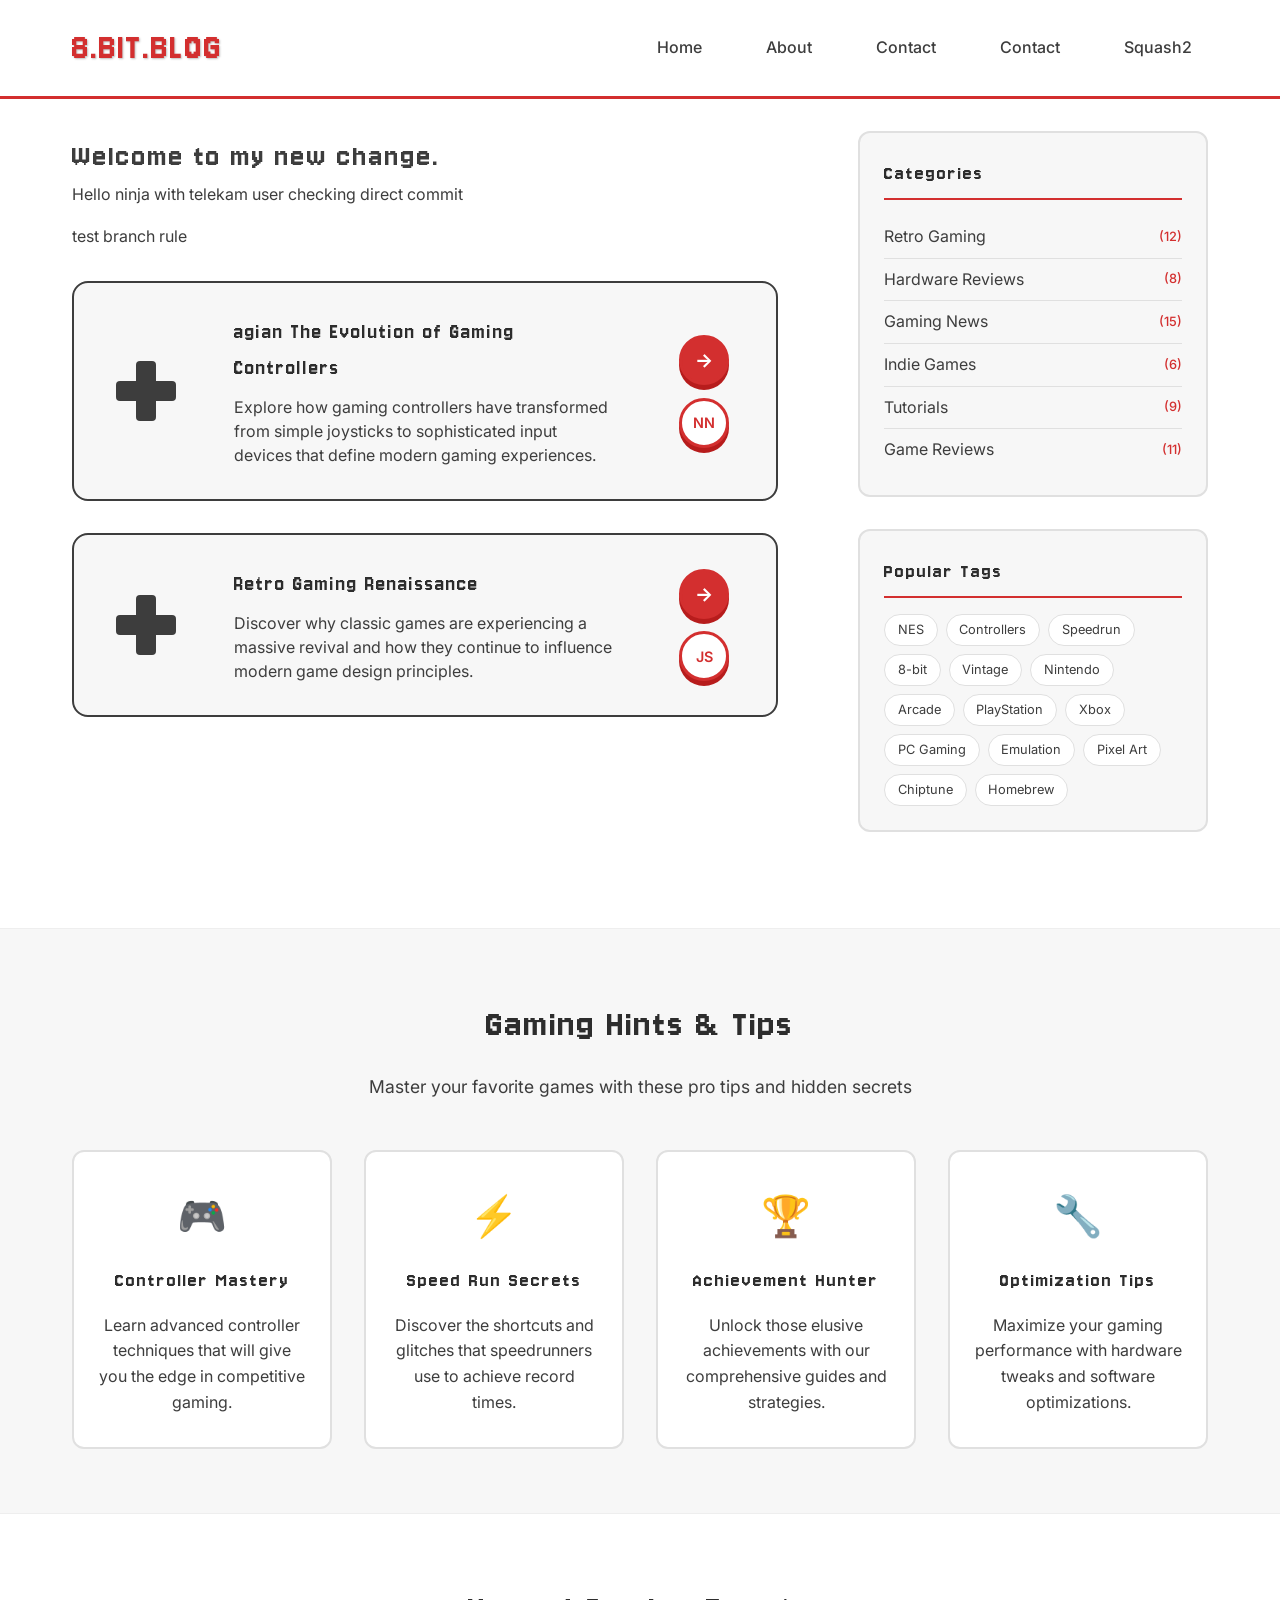
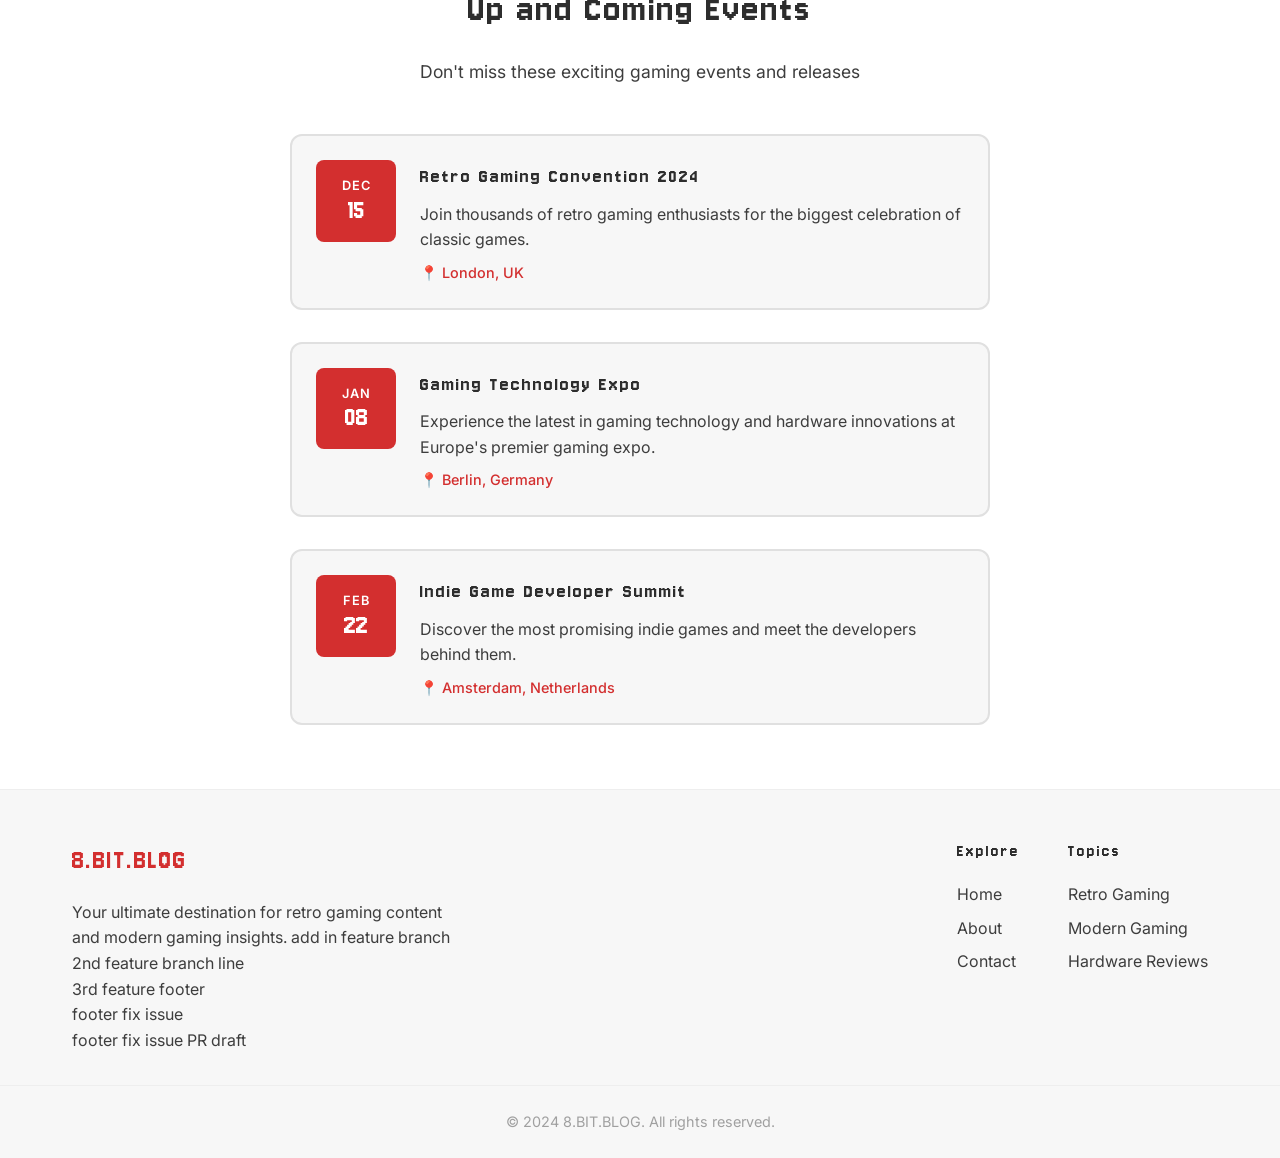
<file: index.html>
<html lang="en">

<head>
  <meta charset="UTF-8" />
  <meta name="viewport" content="width=device-width, initial-scale=1.0" />
  <title>8.BIT.BLOG - Nostalgic Gaming Experience! feature news letter- commit merge</title>
  <link rel="stylesheet" href="assets/styles.css" />
</head>

<body>
  <nav class="navbar">
    <div class="nav-container">
      <a href="index.html" class="nav-logo">8.BIT.BLOG</a>
      <ul class="nav-links">
        <li><a href="index.html">Home</a></li>
        <li><a href="about.html">About</a></li>
        <li><a href="contact.html">Contact</a></li>
        <li><a href="squash.html">Contact</a></li>
        <li><a href="squash2.html">Squash2</a></li>
      </ul>
    </div>
  </nav>

  <div class="content">
    <div class="main-layout">
      <!-- Left Column - Blog Content -->
      <div class="blog-section">
        <h1>Welcome to my new change.</h1>
        <p>
          Hello ninja with telekam user checking direct commit
        </p>
        <p>test branch rule</p>

        <!-- NES Gamepad Card Template -->
        <div class="gamepad-card">
          <div class="card-left">
            <div class="dpad">
              <div class="dpad-vertical"></div>
              <div class="dpad-horizontal"></div>
            </div>
          </div>

          <div class="card-content">
            <h3>agian The Evolution of Gaming Controllers</h3>
            <p>
              Explore how gaming controllers have transformed from simple
              joysticks to sophisticated input devices that define modern
              gaming experiences.
            </p>
          </div>

          <div class="card-right">
            <div class="action-buttons">
              <button class="action-btn read-more" title="Read More">
                <span class="arrow">→</span>
              </button>
              <button class="action-btn author-btn" title="Author">
                <span class="initials">NN</span>
              </button>
            </div>
          </div>
        </div>

        <!-- Second Card -->
        <div class="gamepad-card">
          <div class="card-left">
            <div class="dpad">
              <div class="dpad-vertical"></div>
              <div class="dpad-horizontal"></div>
            </div>
          </div>

          <div class="card-content">
            <h3>Retro Gaming Renaissance</h3>
            <p>
              Discover why classic games are experiencing a massive revival
              and how they continue to influence modern game design
              principles.
            </p>
          </div>

          <div class="card-right">
            <div class="action-buttons">
              <button class="action-btn read-more" title="Read More">
                <span class="arrow">→</span>
              </button>
              <button class="action-btn author-btn" title="Author">
                <span class="initials">JS</span>
              </button>
            </div>
          </div>
        </div>
      </div>
      <!-- End of Left Column -->

      <!-- Right Column - Tags and Categories -->
      <div class="sidebar-section">
        <!-- Categories -->
        <div class="sidebar-widget">
          <h3>Categories</h3>
          <ul class="category-list">
            <li>
              <a href="#" class="category-item">Retro Gaming <span class="count">(12)</span></a>
            </li>
            <li>
              <a href="#" class="category-item">Hardware Reviews <span class="count">(8)</span></a>
            </li>
            <li>
              <a href="#" class="category-item">Gaming News <span class="count">(15)</span></a>
            </li>
            <li>
              <a href="#" class="category-item">Indie Games <span class="count">(6)</span></a>
            </li>
            <li>
              <a href="#" class="category-item">Tutorials <span class="count">(9)</span></a>
            </li>
            <li>
              <a href="#" class="category-item">Game Reviews <span class="count">(11)</span></a>
            </li>
          </ul>
        </div>

        <!-- Tags -->
        <div class="sidebar-widget">
          <h3>Popular Tags</h3>
          <div class="tag-cloud">
            <a href="#" class="tag">NES</a>
            <a href="#" class="tag">Controllers</a>
            <a href="#" class="tag">Speedrun</a>
            <a href="#" class="tag">8-bit</a>
            <a href="#" class="tag">Vintage</a>
            <a href="#" class="tag">Nintendo</a>
            <a href="#" class="tag">Arcade</a>
            <a href="#" class="tag">PlayStation</a>
            <a href="#" class="tag">Xbox</a>
            <a href="#" class="tag">PC Gaming</a>
            <a href="#" class="tag">Emulation</a>
            <a href="#" class="tag">Pixel Art</a>
            <a href="#" class="tag">Chiptune</a>
            <a href="#" class="tag">Homebrew</a>
          </div>
        </div>
      </div>
    </div>
  </div>

  <!-- Gaming Hints Section - Full Width -->
  <div class="hints-section">
    <div class="hints-container">
      <h2>Gaming Hints & Tips</h2>
      <p class="hints-subtitle">
        Master your favorite games with these pro tips and hidden secrets
      </p>

      <div class="hints-grid">
        <div class="hint-card">
          <div class="hint-icon">🎮</div>
          <h3>Controller Mastery</h3>
          <p>
            Learn advanced controller techniques that will give you the edge
            in competitive gaming.
          </p>
        </div>

        <div class="hint-card">
          <div class="hint-icon">⚡</div>
          <h3>Speed Run Secrets</h3>
          <p>
            Discover the shortcuts and glitches that speedrunners use to
            achieve record times.
          </p>
        </div>

        <div class="hint-card">
          <div class="hint-icon">🏆</div>
          <h3>Achievement Hunter</h3>
          <p>
            Unlock those elusive achievements with our comprehensive guides
            and strategies.
          </p>
        </div>

        <div class="hint-card">
          <div class="hint-icon">🔧</div>
          <h3>Optimization Tips</h3>
          <p>
            Maximize your gaming performance with hardware tweaks and software
            optimizations.
          </p>
        </div>
      </div>
    </div>
  </div>

  <!-- Up and Coming Events Section -->
  <div class="events-section">
    <div class="events-container">
      <h2>Up and Coming Events</h2>
      <p class="events-subtitle">
        Don't miss these exciting gaming events and releases
      </p>

      <div class="events-timeline">
        <div class="event-item">
          <div class="event-date">
            <span class="month">DEC</span>
            <span class="day">15</span>
          </div>
          <div class="event-content">
            <h3>Retro Gaming Convention 2024</h3>
            <p>
              Join thousands of retro gaming enthusiasts for the biggest
              celebration of classic games.
            </p>
            <span class="event-location">📍 London, UK</span>
          </div>
        </div>

        <div class="event-item">
          <div class="event-date">
            <span class="month">JAN</span>
            <span class="day">08</span>
          </div>
          <div class="event-content">
            <h3>Gaming Technology Expo</h3>
            <p>
              Experience the latest in gaming technology and hardware
              innovations at Europe's premier gaming expo.
            </p>
            <span class="event-location">📍 Berlin, Germany</span>
          </div>
        </div>

        <div class="event-item">
          <div class="event-date">
            <span class="month">FEB</span>
            <span class="day">22</span>
          </div>
          <div class="event-content">
            <h3>Indie Game Developer Summit</h3>
            <p>
              Discover the most promising indie games and meet the developers
              behind them.
            </p>
            <span class="event-location">📍 Amsterdam, Netherlands</span>
          </div>
        </div>
      </div>
    </div>
  </div>

  <footer class="footer">
    <div class="footer-container">
      <div class="footer-brand">
        <h3>8.BIT.BLOG</h3>
        <p>
          Your ultimate destination for retro gaming content and modern gaming
          insights. add in feature branch
        </p>
        <p>2nd feature branch line</p>
        <p>3rd feature footer</p>
        <p>footer fix issue</p>
        <p>footer fix issue PR draft</p>
      </div>

      <div class="footer-links">
        <div class="footer-section">
          <h4>Explore</h4>
          <ul>
            <li><a href="index.html">Home</a></li>
            <li><a href="about.html">About</a></li>
            <li><a href="contact.html">Contact</a></li>
          </ul>
        </div>

        <div class="footer-section">
          <h4>Topics</h4>
          <ul>
            <li><a href="#">Retro Gaming</a></li>
            <li><a href="#">Modern Gaming</a></li>
            <li><a href="#">Hardware Reviews</a></li>
          </ul>
        </div>
      </div>
    </div>

    <div class="footer-bottom">
      <p>&copy; 2024 8.BIT.BLOG. All rights reserved.</p>
    </div>
  </footer>
</body>

</html>
</file>
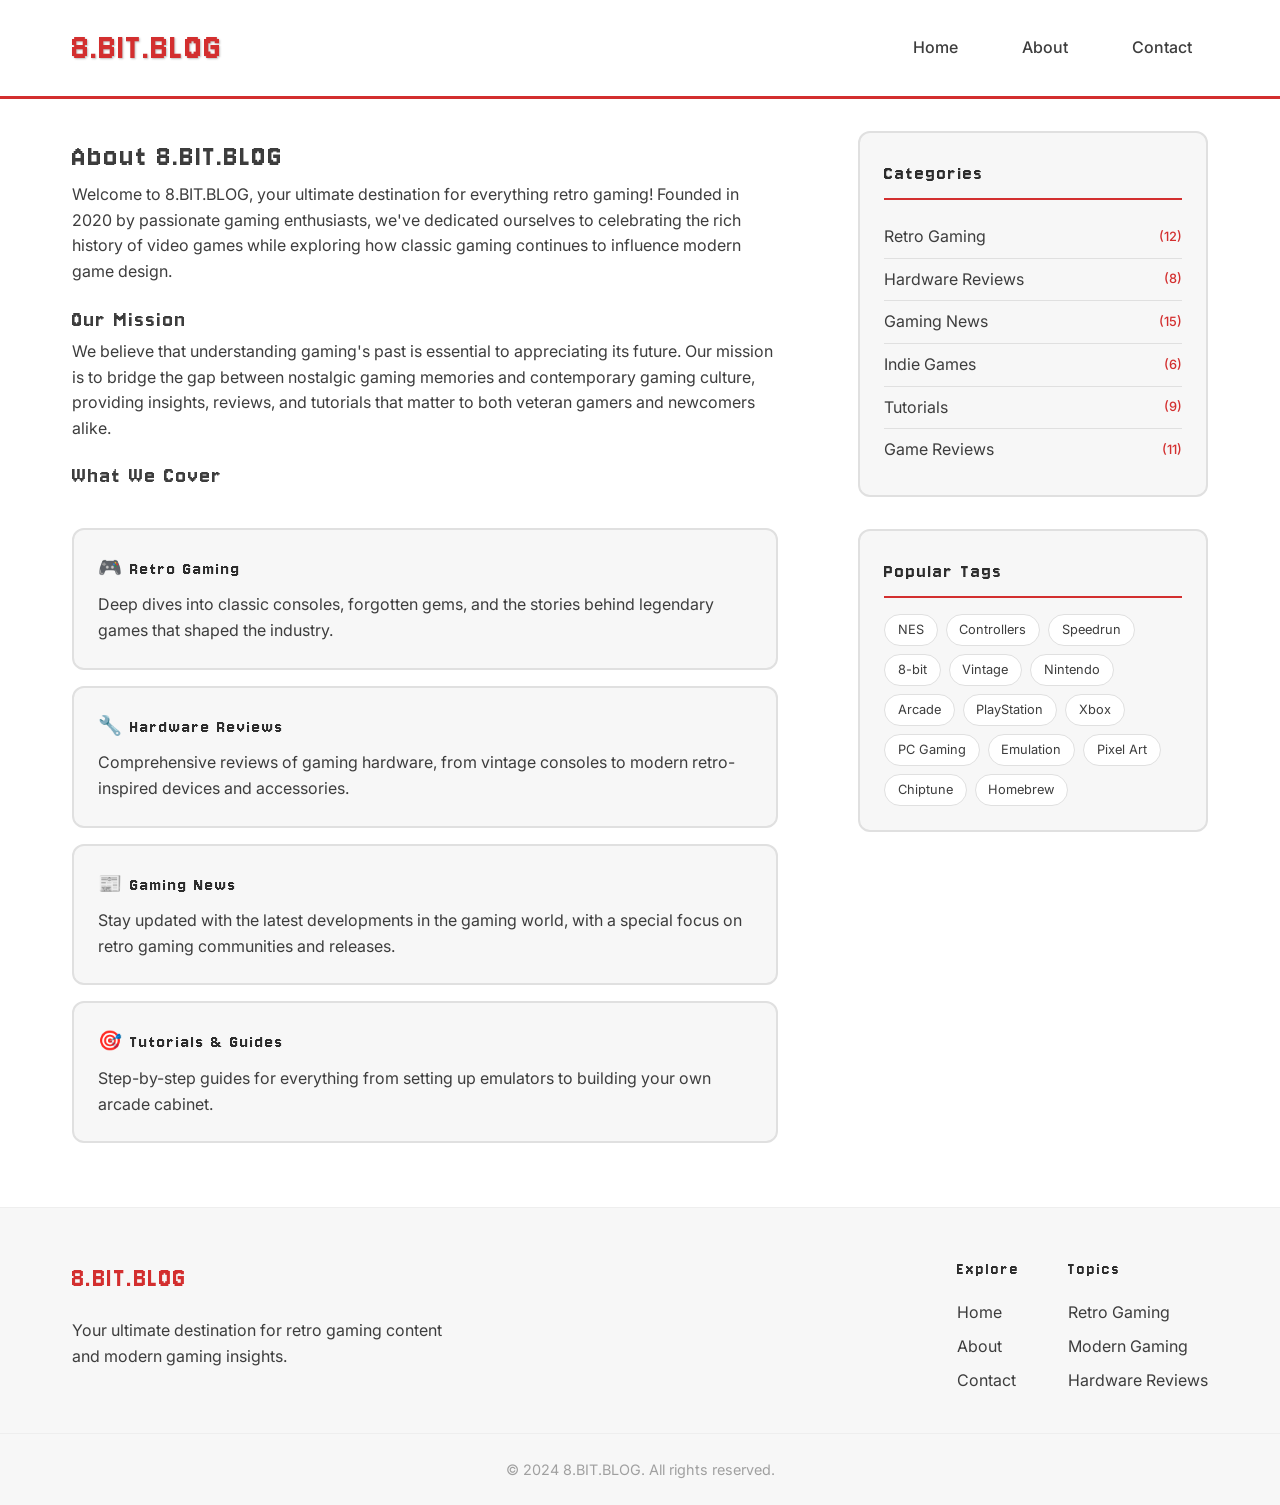
<file: about.html>
<html lang="en">
  <head>
    <meta charset="UTF-8" />
    <meta name="viewport" content="width=device-width, initial-scale=1.0" />
    <title>About - 8.BIT.BLOG</title>
    <link rel="stylesheet" href="assets/styles.css" />
  </head>
  <body>
    <nav class="navbar">
      <div class="nav-container">
        <a href="index.html" class="nav-logo">8.BIT.BLOG</a>
        <ul class="nav-links">
          <li><a href="index.html">Home</a></li>
          <li><a href="about.html">About</a></li>
          <li><a href="contact.html">Contact</a></li>
        </ul>
      </div>
    </nav>

    <div class="content">
      <div class="main-layout">
        <!-- Left Column - About Content -->
        <div class="blog-section">
          <h1>About 8.BIT.BLOG</h1>
          <p>
            Welcome to 8.BIT.BLOG, your ultimate destination for everything
            retro gaming! Founded in 2020 by passionate gaming enthusiasts,
            we've dedicated ourselves to celebrating the rich history of video
            games while exploring how classic gaming continues to influence
            modern game design.
          </p>

          <h2>Our Mission</h2>
          <p>
            We believe that understanding gaming's past is essential to
            appreciating its future. Our mission is to bridge the gap between
            nostalgic gaming memories and contemporary gaming culture, providing
            insights, reviews, and tutorials that matter to both veteran gamers
            and newcomers alike.
          </p>

          <h2>What We Cover</h2>
          <div class="about-topics">
            <div class="topic-item">
              <h3>🎮 Retro Gaming</h3>
              <p>
                Deep dives into classic consoles, forgotten gems, and the
                stories behind legendary games that shaped the industry.
              </p>
            </div>

            <div class="topic-item">
              <h3>🔧 Hardware Reviews</h3>
              <p>
                Comprehensive reviews of gaming hardware, from vintage consoles
                to modern retro-inspired devices and accessories.
              </p>
            </div>

            <div class="topic-item">
              <h3>📰 Gaming News</h3>
              <p>
                Stay updated with the latest developments in the gaming world,
                with a special focus on retro gaming communities and releases.
              </p>
            </div>

            <div class="topic-item">
              <h3>🎯 Tutorials & Guides</h3>
              <p>
                Step-by-step guides for everything from setting up emulators to
                building your own arcade cabinet.
              </p>
            </div>
          </div>
        </div>

        <!-- Right Column - Sidebar -->
        <div class="sidebar-section">
          <!-- Categories -->
          <div class="sidebar-widget">
            <h3>Categories</h3>
            <ul class="category-list">
              <li>
                <a href="#" class="category-item"
                  >Retro Gaming <span class="count">(12)</span></a
                >
              </li>
              <li>
                <a href="#" class="category-item"
                  >Hardware Reviews <span class="count">(8)</span></a
                >
              </li>
              <li>
                <a href="#" class="category-item"
                  >Gaming News <span class="count">(15)</span></a
                >
              </li>
              <li>
                <a href="#" class="category-item"
                  >Indie Games <span class="count">(6)</span></a
                >
              </li>
              <li>
                <a href="#" class="category-item"
                  >Tutorials <span class="count">(9)</span></a
                >
              </li>
              <li>
                <a href="#" class="category-item"
                  >Game Reviews <span class="count">(11)</span></a
                >
              </li>
            </ul>
          </div>

          <!-- Tags -->
          <div class="sidebar-widget">
            <h3>Popular Tags</h3>
            <div class="tag-cloud">
              <a href="#" class="tag">NES</a>
              <a href="#" class="tag">Controllers</a>
              <a href="#" class="tag">Speedrun</a>
              <a href="#" class="tag">8-bit</a>
              <a href="#" class="tag">Vintage</a>
              <a href="#" class="tag">Nintendo</a>
              <a href="#" class="tag">Arcade</a>
              <a href="#" class="tag">PlayStation</a>
              <a href="#" class="tag">Xbox</a>
              <a href="#" class="tag">PC Gaming</a>
              <a href="#" class="tag">Emulation</a>
              <a href="#" class="tag">Pixel Art</a>
              <a href="#" class="tag">Chiptune</a>
              <a href="#" class="tag">Homebrew</a>
            </div>
          </div>
        </div>
      </div>
    </div>

    <footer class="footer">
      <div class="footer-container">
        <div class="footer-brand">
          <h3>8.BIT.BLOG</h3>
          <p>
            Your ultimate destination for retro gaming content and modern gaming
            insights.
          </p>
        </div>

        <div class="footer-links">
          <div class="footer-section">
            <h4>Explore</h4>
            <ul>
              <li><a href="index.html">Home</a></li>
              <li><a href="about.html">About</a></li>
              <li><a href="contact.html">Contact</a></li>
            </ul>
          </div>

          <div class="footer-section">
            <h4>Topics</h4>
            <ul>
              <li><a href="#">Retro Gaming</a></li>
              <li><a href="#">Modern Gaming</a></li>
              <li><a href="#">Hardware Reviews</a></li>
            </ul>
          </div>
        </div>
      </div>

      <div class="footer-bottom">
        <p>&copy; 2024 8.BIT.BLOG. All rights reserved.</p>
      </div>
    </footer>
  </body>
</html>
</file>
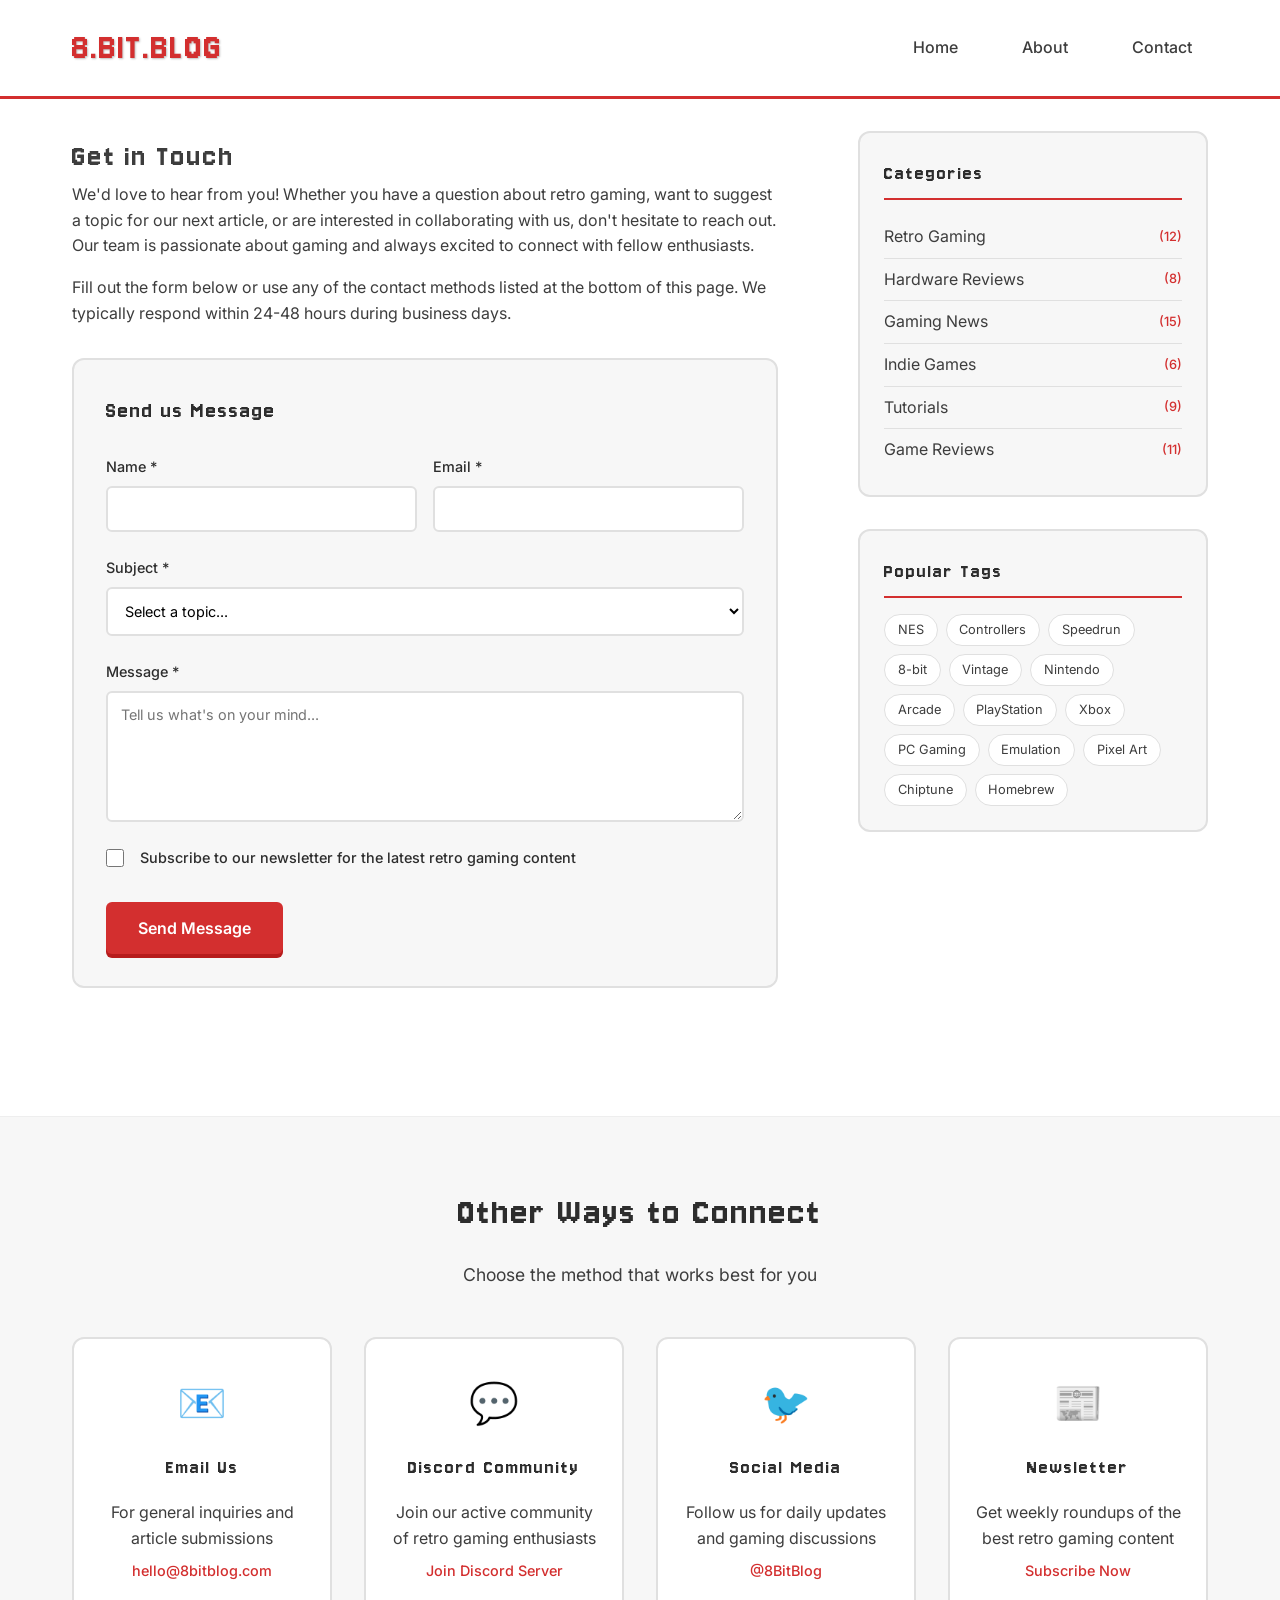
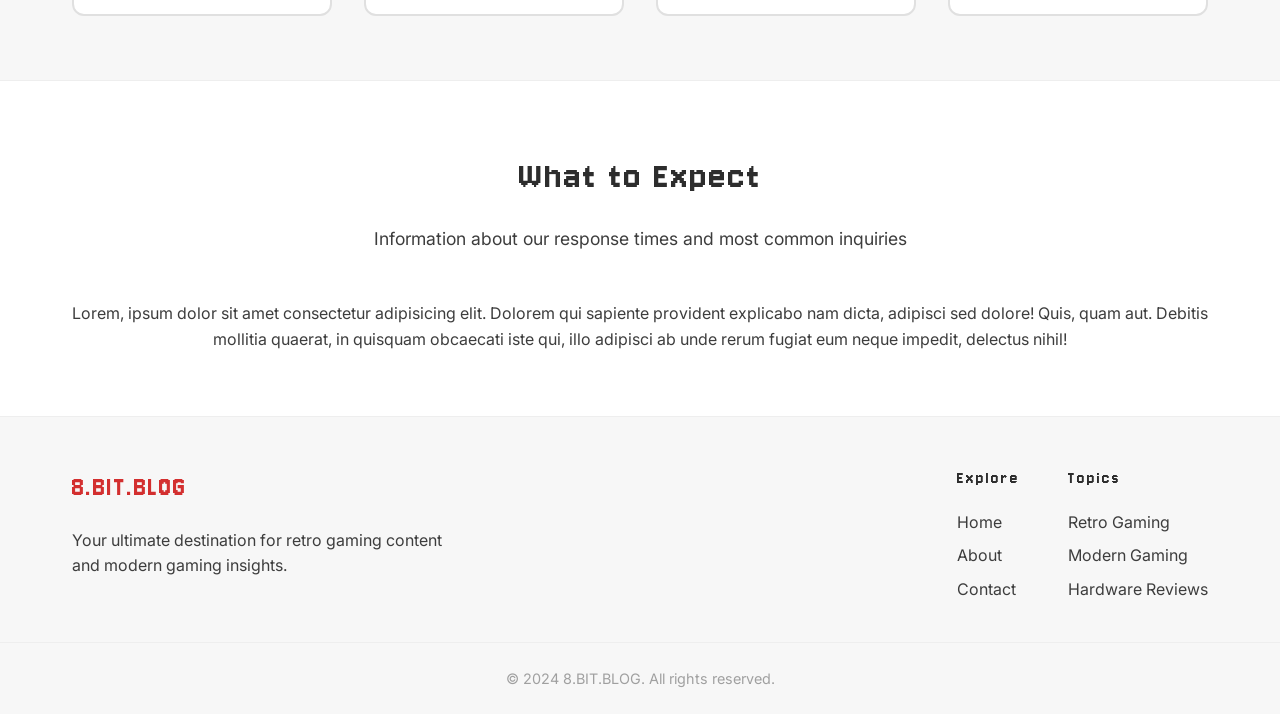
<file: contact.html>
<html lang="en">
  <head>
    <meta charset="UTF-8" />
    <meta name="viewport" content="width=device-width, initial-scale=1.0" />
    <title>Contact - 8.BIT.BLOG</title>
    <link rel="stylesheet" href="assets/styles.css" />
  </head>
  <body>
    <nav class="navbar">
      <div class="nav-container">
        <a href="index.html" class="nav-logo">8.BIT.BLOG</a>
        <ul class="nav-links">
          <li><a href="index.html">Home</a></li>
          <li><a href="about.html">About</a></li>
          <li><a href="contact.html">Contact</a></li>
        </ul>
      </div>
    </nav>

    <div class="content">
      <div class="main-layout">
        <!-- Left Column - Contact Content -->
        <div class="blog-section">
          <h1>Get in Touch</h1>
          <p>
            We'd love to hear from you! Whether you have a question about retro
            gaming, want to suggest a topic for our next article, or are
            interested in collaborating with us, don't hesitate to reach out.
            Our team is passionate about gaming and always excited to connect
            with fellow enthusiasts.
          </p>
          <p>
            Fill out the form below or use any of the contact methods listed at
            the bottom of this page. We typically respond within 24-48 hours
            during business days.
          </p>

          <!-- Contact Form Section -->
          <div class="contact-form-section">
            <h2>Send us Message</h2>
            <form class="contact-form" action="#" method="POST">
              <div class="form-row">
                <div class="form-group">
                  <label for="name">Name *</label>
                  <input type="text" id="name" name="name" required />
                </div>
                <div class="form-group">
                  <label for="email">Email *</label>
                  <input type="email" id="email" name="email" required />
                </div>
              </div>

              <div class="form-group">
                <label for="subject">Subject *</label>
                <select id="subject" name="subject" required>
                  <option value="">Select a topic...</option>
                  <option value="general">General Inquiry</option>
                  <option value="article-suggestion">Article Suggestion</option>
                  <option value="collaboration">Collaboration</option>
                  <option value="hardware-review">
                    Hardware Review Request
                  </option>
                  <option value="technical-support">Technical Support</option>
                  <option value="feedback">Website Feedback</option>
                </select>
              </div>

              <div class="form-group">
                <label for="message">Message *</label>
                <textarea
                  id="message"
                  name="message"
                  rows="6"
                  placeholder="Tell us what's on your mind..."
                  required
                ></textarea>
              </div>

              <div class="form-group checkbox-group">
                <label class="checkbox-label">
                  <input type="checkbox" id="newsletter" name="newsletter" />
                  <span class="checkmark"></span>
                  Subscribe to our newsletter for the latest retro gaming
                  content
                </label>
              </div>

              <button type="submit" class="contact-submit-btn">
                Send Message
              </button>
            </form>
          </div>
        </div>

        <!-- Right Column - Sidebar -->
        <div class="sidebar-section">
          <!-- Categories -->
          <div class="sidebar-widget">
            <h3>Categories</h3>
            <ul class="category-list">
              <li>
                <a href="#" class="category-item"
                  >Retro Gaming <span class="count">(12)</span></a
                >
              </li>
              <li>
                <a href="#" class="category-item"
                  >Hardware Reviews <span class="count">(8)</span></a
                >
              </li>
              <li>
                <a href="#" class="category-item"
                  >Gaming News <span class="count">(15)</span></a
                >
              </li>
              <li>
                <a href="#" class="category-item"
                  >Indie Games <span class="count">(6)</span></a
                >
              </li>
              <li>
                <a href="#" class="category-item"
                  >Tutorials <span class="count">(9)</span></a
                >
              </li>
              <li>
                <a href="#" class="category-item"
                  >Game Reviews <span class="count">(11)</span></a
                >
              </li>
            </ul>
          </div>

          <!-- Tags -->
          <div class="sidebar-widget">
            <h3>Popular Tags</h3>
            <div class="tag-cloud">
              <a href="#" class="tag">NES</a>
              <a href="#" class="tag">Controllers</a>
              <a href="#" class="tag">Speedrun</a>
              <a href="#" class="tag">8-bit</a>
              <a href="#" class="tag">Vintage</a>
              <a href="#" class="tag">Nintendo</a>
              <a href="#" class="tag">Arcade</a>
              <a href="#" class="tag">PlayStation</a>
              <a href="#" class="tag">Xbox</a>
              <a href="#" class="tag">PC Gaming</a>
              <a href="#" class="tag">Emulation</a>
              <a href="#" class="tag">Pixel Art</a>
              <a href="#" class="tag">Chiptune</a>
              <a href="#" class="tag">Homebrew</a>
            </div>
          </div>
        </div>
      </div>
    </div>

    <!-- Contact Details Section - Full Width -->
    <div class="hints-section">
      <div class="hints-container">
        <h2>Other Ways to Connect</h2>
        <p class="hints-subtitle">Choose the method that works best for you</p>

        <div class="hints-grid">
          <div class="hint-card">
            <div class="hint-icon">📧</div>
            <h3>Email Us</h3>
            <p>For general inquiries and article submissions</p>
            <a href="mailto:hello@8bitblog.com" class="contact-link"
              >hello@8bitblog.com</a
            >
          </div>

          <div class="hint-card">
            <div class="hint-icon">💬</div>
            <h3>Discord Community</h3>
            <p>Join our active community of retro gaming enthusiasts</p>
            <a href="#" class="contact-link">Join Discord Server</a>
          </div>

          <div class="hint-card">
            <div class="hint-icon">🐦</div>
            <h3>Social Media</h3>
            <p>Follow us for daily updates and gaming discussions</p>
            <a href="#" class="contact-link">@8BitBlog</a>
          </div>

          <div class="hint-card">
            <div class="hint-icon">📰</div>
            <h3>Newsletter</h3>
            <p>Get weekly roundups of the best retro gaming content</p>
            <a href="#" class="contact-link">Subscribe Now</a>
          </div>
        </div>
      </div>
    </div>

    <!-- Response Times & FAQ Section -->
    <div class="events-section">
      <div class="events-container">
        <h2>What to Expect</h2>
        <p class="events-subtitle">
          Information about our response times and most common inquiries
        </p>
        <p>
          Lorem, ipsum dolor sit amet consectetur adipisicing elit. Dolorem qui
          sapiente provident explicabo nam dicta, adipisci sed dolore! Quis,
          quam aut. Debitis mollitia quaerat, in quisquam obcaecati iste qui,
          illo adipisci ab unde rerum fugiat eum neque impedit, delectus nihil!
        </p>
      </div>
    </div>

    <footer class="footer">
      <div class="footer-container">
        <div class="footer-brand">
          <h3>8.BIT.BLOG</h3>
          <p>
            Your ultimate destination for retro gaming content and modern gaming
            insights.
          </p>
        </div>

        <div class="footer-links">
          <div class="footer-section">
            <h4>Explore</h4>
            <ul>
              <li><a href="index.html">Home</a></li>
              <li><a href="about.html">About</a></li>
              <li><a href="contact.html">Contact</a></li>
            </ul>
          </div>

          <div class="footer-section">
            <h4>Topics</h4>
            <ul>
              <li><a href="#">Retro Gaming</a></li>
              <li><a href="#">Modern Gaming</a></li>
              <li><a href="#">Hardware Reviews</a></li>
            </ul>
          </div>
        </div>
      </div>

      <div class="footer-bottom">
        <p>&copy; 2024 8.BIT.BLOG. All rights reserved.</p>
      </div>
    </footer>
  </body>
</html>
</file>
<file: assets/styles.css>
/* Import fonts from Google Fonts */
@import url("https://fonts.googleapis.com/css2?family=Jersey+10&family=Inter:wght@300;400;500;600&display=swap");

/* Retro Gaming Color Scheme - Inspired by classic NES gamepad  add news letter*/
:root {
  --retro-dark: #2d2d2d;
  --retro-grey: #3d3d3d;
  --retro-light: #f7f7f7;
  --retro-red: #d32f2f;
  --retro-white: #ffffff;
  --retro-shadow: rgba(42, 42, 42, 0.3);
  --retro-letter-spacing: 2px;
}

/* Global styles */
* {
  margin: 0;
  padding: 0;
  box-sizing: border-box;
}
body {
  font-family: "Inter", sans-serif;
  background: var(--retro-white);
  min-height: 100vh;
  color: var(--retro-grey);
  line-height: 1.6;
}
/* Headings */
h1,
h2,
h3,
h4,
h5,
h6 {
  font-weight: normal;
  font-family: "Jersey 10", cursive;
  letter-spacing: var(--retro-letter-spacing);
}

/* Navbar styling */
.navbar {
  background: var(--retro-white);
  border-bottom: 3px solid var(--retro-red);
}

.nav-container {
  max-width: 1200px;
  margin: 0 auto;
  display: flex;
  justify-content: space-between;
  align-items: center;
  padding: 1rem 2rem;
}

.nav-logo {
  font-size: 2.5rem;
  color: var(--retro-red);
  text-decoration: none;
  text-shadow: 1px 1px 2px var(--retro-shadow);
  font-weight: normal;
  font-family: "Jersey 10", cursive;
  letter-spacing: var(--retro-letter-spacing);
}

.nav-links {
  display: flex;
  list-style: none;
  gap: 2rem;
}

.nav-links a {
  color: var(--retro-grey);
  text-decoration: none;
  font-family: "Inter", sans-serif;
  font-weight: 500;
  padding: 0.5rem 1rem;
  transition: all 0.1s ease;
}

.nav-links a:hover {
  color: var(--retro-red);
}

/* Main title styling */
.main-title {
  text-align: center;
  padding: 3rem 2rem;
  background: rgba(255, 255, 255, 0.1);
  margin: 2rem auto;
  max-width: 800px;
  border-radius: 12px;
  border: 3px solid var(--retro-dark);
  box-shadow: 0 8px 16px var(--retro-shadow);
}

.main-title h1 {
  font-size: 3.5rem;
  color: var(--retro-white);
  text-shadow: 3px 3px 0px var(--retro-red);
  margin-bottom: 1rem;
  font-family: "Jersey 10", cursive;
  letter-spacing: 2px;
}

.main-title .subtitle {
  font-size: 1.2rem;
  color: var(--retro-light);
  font-weight: 500;
  text-transform: uppercase;
  letter-spacing: 1px;
}

/* Content area styling */
.content {
  max-width: 1200px;
  margin: 0 auto;
  padding: 2rem;
}

.content p {
  font-family: "Inter", sans-serif;
  font-weight: 400;
  margin-bottom: 1rem;
}

/* Main Layout - Two Column */
.main-layout {
  display: grid;
  grid-template-columns: 1fr 350px;
  gap: 5rem;
  align-items: start;
}

.blog-section {
  min-width: 0; /* Prevents grid overflow */
}

/* Sidebar Section */
.sidebar-section {
  display: flex;
  flex-direction: column;
  gap: 2rem;
}

.sidebar-widget {
  background: var(--retro-light);
  border: 2px solid #e0e0e0;
  border-radius: 12px;
  padding: 1.5rem;
}

.sidebar-widget h3 {
  color: var(--retro-dark);
  margin-bottom: 1rem;
  font-size: 1.3rem;
  border-bottom: 2px solid var(--retro-red);
  padding-bottom: 0.5rem;
}

/* Categories */
.category-list {
  list-style: none;
  padding: 0;
  margin: 0;
}

.category-list li {
  border-bottom: 1px solid #e0e0e0;
  padding: 0.5rem 0;
}

.category-list li:last-child {
  border-bottom: none;
}

.category-item {
  font-family: "Inter", sans-serif;
  color: var(--retro-grey);
  text-decoration: none;
  display: flex;
  justify-content: space-between;
  align-items: center;
  transition: color 0.2s ease;
}

.category-item:hover {
  color: var(--retro-red);
}

.count {
  font-size: 0.8rem;
  color: var(--retro-red);
  font-weight: 500;
}

/* Tag Cloud */
.tag-cloud {
  display: flex;
  flex-wrap: wrap;
  gap: 0.5rem;
}

.tag {
  font-family: "Inter", sans-serif;
  background: var(--retro-white);
  color: var(--retro-grey);
  padding: 0.3rem 0.8rem;
  border-radius: 20px;
  text-decoration: none;
  font-size: 0.8rem;
  border: 1px solid #e0e0e0;
  transition: all 0.2s ease;
}

.tag:hover {
  background: var(--retro-red);
  color: var(--retro-white);
  border-color: var(--retro-red);
}

/* About Page Specific Styles */
.about-topics {
  margin: 2rem 0;
}

.topic-item {
  background: var(--retro-light);
  border: 2px solid #e0e0e0;
  border-radius: 12px;
  padding: 1.5rem;
  margin-bottom: 1rem;
  transition: all 0.3s ease;
}

.topic-item:hover {
  border-color: var(--retro-red);
  transform: translateY(-2px);
  box-shadow: 0 4px 12px rgba(0, 0, 0, 0.1);
}

.topic-item h3 {
  color: var(--retro-dark);
  margin-bottom: 0.5rem;
  font-size: 1.2rem;
}

.topic-item p {
  font-family: "Inter", sans-serif;
  color: var(--retro-grey);
  line-height: 1.6;
  margin: 0;
}

/* Contact Form Styles */
.contact-form-section {
  margin: 2rem 0;
  background: var(--retro-light);
  border: 2px solid #e0e0e0;
  border-radius: 12px;
  padding: 2rem;
}

.contact-form-section h2 {
  margin-bottom: 1.5rem;
  color: var(--retro-dark);
}

.contact-form {
  display: flex;
  flex-direction: column;
  gap: 1.5rem;
}

.form-row {
  display: grid;
  grid-template-columns: 1fr 1fr;
  gap: 1rem;
}

.form-group {
  display: flex;
  flex-direction: column;
}

.form-group label {
  font-family: "Inter", sans-serif;
  color: var(--retro-dark);
  font-weight: 500;
  margin-bottom: 0.5rem;
  font-size: 0.9rem;
}

.form-group input,
.form-group select,
.form-group textarea {
  font-family: "Inter", sans-serif;
  padding: 0.8rem;
  border: 2px solid #e0e0e0;
  border-radius: 6px;
  font-size: 0.9rem;
  transition: border-color 0.2s ease;
  background: var(--retro-white);
}

.form-group input:focus,
.form-group select:focus,
.form-group textarea:focus {
  outline: none;
  border-color: var(--retro-red);
}

.form-group textarea {
  resize: vertical;
  min-height: 120px;
}

.checkbox-group {
  flex-direction: row;
  align-items: center;
  gap: 0.5rem;
}

.checkbox-label {
  display: flex;
  align-items: center;
  gap: 0.5rem;
  cursor: pointer;
  font-size: 0.9rem;
}

.checkbox-label input[type="checkbox"] {
  width: 18px;
  height: 18px;
  margin: 0;
}

.contact-submit-btn {
  background: var(--retro-red);
  color: var(--retro-white);
  padding: 1rem 2rem;
  border: none;
  border-radius: 6px;
  font-family: "Inter", sans-serif;
  font-weight: 600;
  font-size: 1rem;
  cursor: pointer;
  transition: all 0.2s ease;
  align-self: flex-start;
  box-shadow: 0 4px 0 #b71c1c;
}

.contact-submit-btn:hover {
  transform: translateY(-2px);
  box-shadow: 0 6px 0 #b71c1c;
}

.contact-submit-btn:active {
  transform: translateY(2px);
  box-shadow: 0 2px 0 #b71c1c;
}

.contact-link {
  color: var(--retro-red);
  text-decoration: none;
  font-weight: 500;
  font-family: "Inter", sans-serif;
  font-size: 0.9rem;
  margin-top: 0.5rem;
  display: inline-block;
}

.contact-link:hover {
  text-decoration: underline;
}

/* NES Gamepad Card Styling */
.gamepad-card {
  display: flex;
  align-items: center;
  background: var(--retro-light);
  border: 2px solid var(--retro-grey);
  border-radius: 16px;
  padding: 2rem;
  margin: 2rem 0;
  gap: 2rem;
  max-width: 800px;
}

/* Left side - D-Pad */
.card-left {
  flex: 0 0 80px;
  display: flex;
  justify-content: center;
  align-items: center;
}

.dpad {
  position: relative;
  width: 60px;
  height: 60px;
}

.dpad-horizontal,
.dpad-vertical {
  background: var(--retro-grey);
  position: absolute;
  border-radius: 4px;
}

.dpad-horizontal {
  width: 60px;
  height: 20px;
  top: 50%;
  left: 0;
  transform: translateY(-50%);
}

.dpad-vertical {
  width: 20px;
  height: 60px;
  left: 50%;
  top: 0;
  transform: translateX(-50%);
}

/* Center content */
.card-content {
  flex: 1;
  padding: 0 1rem;
}

.card-content h3 {
  color: var(--retro-dark);
  margin-bottom: 0.5rem;
  font-size: 1.4rem;
}

.card-content p {
  color: var(--retro-grey);
  margin: 0;
  line-height: 1.5;
}

/* Right side - Action buttons */
.card-right {
  flex: 0 0 80px;
  display: flex;
  justify-content: center;
  align-items: center;
}

.action-buttons {
  display: flex;
  flex-direction: column;
  gap: 0.8rem;
}

.action-btn {
  width: 50px;
  height: 50px;
  border-radius: 50%;
  border: 3px solid var(--retro-red);
  background: var(--retro-red);
  color: var(--retro-white);
  font-family: "Inter", sans-serif;
  font-weight: 600;
  cursor: pointer;
  transition: all 0.2s ease;
  display: flex;
  align-items: center;
  justify-content: center;
  box-shadow: 0 5px 0 #b71c1c;
}

.action-btn:active {
  transform: translateY(3px);
  box-shadow: 0 2px 0 #b71c1c;
}

.action-btn .arrow {
  font-size: 1.2rem;
  font-weight: bold;
}

.action-btn .initials {
  font-size: 0.9rem;
  font-weight: 600;
}

/* Author button styling */
.author-btn {
  background: var(--retro-white);
  color: var(--retro-red);
  border: 3px solid var(--retro-red);
  box-shadow: 0 5px 0 #b71c1c;
}

.author-btn:hover {
  background: var(--retro-red);
  color: var(--retro-white);
}

/* Gaming Hints Section */
.hints-section {
  background: var(--retro-light);
  border-top: 1px solid #eee;
  border-bottom: 1px solid #eee;
  margin-top: 4rem;
  padding: 4rem 0;
}

.hints-container {
  max-width: 1200px;
  margin: 0 auto;
  padding: 0 2rem;
  text-align: center;
}

.hints-section h2 {
  color: var(--retro-dark);
  font-size: 2.5rem;
  margin-bottom: 1rem;
}

.hints-subtitle {
  font-family: "Inter", sans-serif;
  color: var(--retro-grey);
  font-size: 1.1rem;
  margin-bottom: 3rem;
  max-width: 600px;
  margin-left: auto;
  margin-right: auto;
}

.hints-grid {
  display: grid;
  grid-template-columns: repeat(auto-fit, minmax(250px, 1fr));
  gap: 2rem;
  margin-top: 3rem;
}

.hint-card {
  background: var(--retro-white);
  border: 2px solid #e0e0e0;
  border-radius: 12px;
  padding: 2rem 1.5rem;
  text-align: center;
  transition: all 0.3s ease;
  cursor: pointer;
}

.hint-card:hover {
  border-color: var(--retro-red);
  transform: translateY(-4px);
  box-shadow: 0 8px 24px rgba(0, 0, 0, 0.1);
}

.hint-icon {
  font-size: 2.5rem;
  margin-bottom: 1rem;
  display: block;
}

.hint-card h3 {
  color: var(--retro-dark);
  margin-bottom: 1rem;
  font-size: 1.3rem;
}

.hint-card p {
  font-family: "Inter", sans-serif;
  color: var(--retro-grey);
  line-height: 1.6;
  margin: 0;
}

/* Events Section */
.events-section {
  background: var(--retro-white);
  padding: 4rem 0;
}

.events-container {
  max-width: 1200px;
  margin: 0 auto;
  padding: 0 2rem;
  text-align: center;
}

.events-section h2 {
  color: var(--retro-dark);
  font-size: 2.5rem;
  margin-bottom: 1rem;
}

.events-subtitle {
  font-family: "Inter", sans-serif;
  color: var(--retro-grey);
  font-size: 1.1rem;
  margin-bottom: 3rem;
  max-width: 600px;
  margin-left: auto;
  margin-right: auto;
}

.events-timeline {
  display: flex;
  flex-direction: column;
  gap: 2rem;
  max-width: 700px;
  margin: 0 auto;
  text-align: left;
}

.event-item {
  display: flex;
  gap: 1.5rem;
  align-items: flex-start;
  padding: 1.5rem;
  background: var(--retro-light);
  border-radius: 12px;
  border: 2px solid #e0e0e0;
  transition: all 0.3s ease;
}

.event-item:hover {
  border-color: var(--retro-red);
  transform: translateY(-2px);
  box-shadow: 0 8px 24px rgba(0, 0, 0, 0.1);
}

.event-date {
  flex: 0 0 80px;
  text-align: center;
  background: var(--retro-red);
  color: var(--retro-white);
  border-radius: 8px;
  padding: 1rem 0.5rem;
  display: flex;
  flex-direction: column;
  justify-content: center;
}

.event-date .month {
  font-family: "Inter", sans-serif;
  font-size: 0.8rem;
  font-weight: 600;
  text-transform: uppercase;
  letter-spacing: 1px;
}

.event-date .day {
  font-family: "Jersey 10", cursive;
  font-size: 1.8rem;
  font-weight: normal;
  line-height: 1;
}

.event-content {
  flex: 1;
}

.event-content h3 {
  color: var(--retro-dark);
  margin-bottom: 0.5rem;
  font-size: 1.3rem;
}

.event-content p {
  font-family: "Inter", sans-serif;
  color: var(--retro-grey);
  line-height: 1.6;
  margin-bottom: 0.5rem;
}

.event-location {
  font-family: "Inter", sans-serif;
  color: var(--retro-red);
  font-size: 0.9rem;
  font-weight: 500;
}

/* Footer Styling */
.footer {
  border-top: 1px solid #eee;
  background: var(--retro-light);
  color: var(--retro-dark);
  margin-top: 0;
}

.footer-container {
  max-width: 1200px;
  margin: 0 auto;
  padding: 3rem 2rem 2rem;
  display: grid;
  grid-template-columns: 1fr 1fr;
  gap: 3rem;
  align-items: start;
}

.footer-brand h3 {
  color: var(--retro-red);
  margin-bottom: 1rem;
  font-size: 1.8rem;
}

.footer-brand p {
  font-family: "Inter", sans-serif;
  color: var(--retro-grey);
  line-height: 1.6;
  max-width: 400px;
}

.footer-links {
  display: flex;
  gap: 3rem;
  justify-content: flex-end;
}

.footer-section h4 {
  color: var(--retro-dark);
  margin-bottom: 1rem;
  font-size: 1.1rem;
}

.footer-section ul {
  list-style: none;
  padding: 0;
}

.footer-section li {
  margin-bottom: 0.5rem;
}

.footer-section a {
  color: var(--retro-grey);
  text-decoration: none;
  font-family: "Inter", sans-serif;
  font-weight: 400;
  transition: color 0.2s ease;
}

.footer-section a:hover {
  color: var(--retro-red);
}

.footer-bottom {
  border-top: 1px solid #eee;
  padding: 1.5rem 2rem;
  text-align: center;
}

.footer-bottom p {
  font-family: "Inter", sans-serif;
  color: #a0a0a0;
  margin: 0;
  font-size: 0.9rem;
}

/* Responsive design */
@media (max-width: 768px) {
  .nav-container {
    flex-direction: column;
    gap: 1rem;
  }

  .nav-links {
    gap: 1rem;
  }

  .main-title h1 {
    font-size: 2.5rem;
  }

  .navbar {
    padding: 1rem;
  }

  /* Responsive main layout */
  .main-layout {
    grid-template-columns: 1fr;
    gap: 2rem;
  }

  .sidebar-section {
    order: -1; /* Move sidebar above blog content on mobile */
  }

  .sidebar-widget {
    padding: 1rem;
  }

  .tag-cloud {
    gap: 0.3rem;
  }

  .tag {
    font-size: 0.75rem;
    padding: 0.25rem 0.6rem;
  }

  /* Responsive contact form */
  .contact-form-section {
    padding: 1.5rem;
  }

  .form-row {
    grid-template-columns: 1fr;
    gap: 0;
  }

  /* Responsive gamepad card */
  .gamepad-card {
    flex-direction: column;
    text-align: center;
    padding: 1.5rem;
    gap: 1.5rem;
  }

  .card-left,
  .card-right {
    flex: none;
  }

  .action-buttons {
    flex-direction: row;
    justify-content: center;
    gap: 1rem;
  }

  .dpad {
    width: 50px;
    height: 50px;
  }

  .dpad-horizontal {
    width: 50px;
    height: 16px;
  }

  .dpad-vertical {
    width: 16px;
    height: 50px;
  }

  /* Responsive hints section */
  .hints-section {
    padding: 3rem 0;
  }

  .hints-container {
    padding: 0 1rem;
  }

  .hints-section h2 {
    font-size: 2rem;
  }

  .hints-grid {
    grid-template-columns: 1fr;
    gap: 1.5rem;
  }

  .hint-card {
    padding: 1.5rem;
  }

  /* Responsive events section */
  .events-section {
    padding: 3rem 0;
  }

  .events-container {
    padding: 0 1rem;
  }

  .events-section h2 {
    font-size: 2rem;
  }

  .events-timeline {
    max-width: 100%;
  }

  .event-item {
    padding: 1.2rem;
    gap: 1rem;
  }

  .event-date {
    flex: 0 0 80px;
    padding: 0.8rem 0.5rem;
  }

  .event-date .day {
    font-size: 1.5rem;
  }

  /* Responsive footer */
  .footer-container {
    grid-template-columns: 1fr;
    gap: 3rem;
    padding: 2rem 1rem 1.5rem;
  }

  .footer-links {
    justify-content: flex-start;
    gap: 2rem;
  }

  .footer-bottom {
    padding: 1rem;
  }
}
</file>
